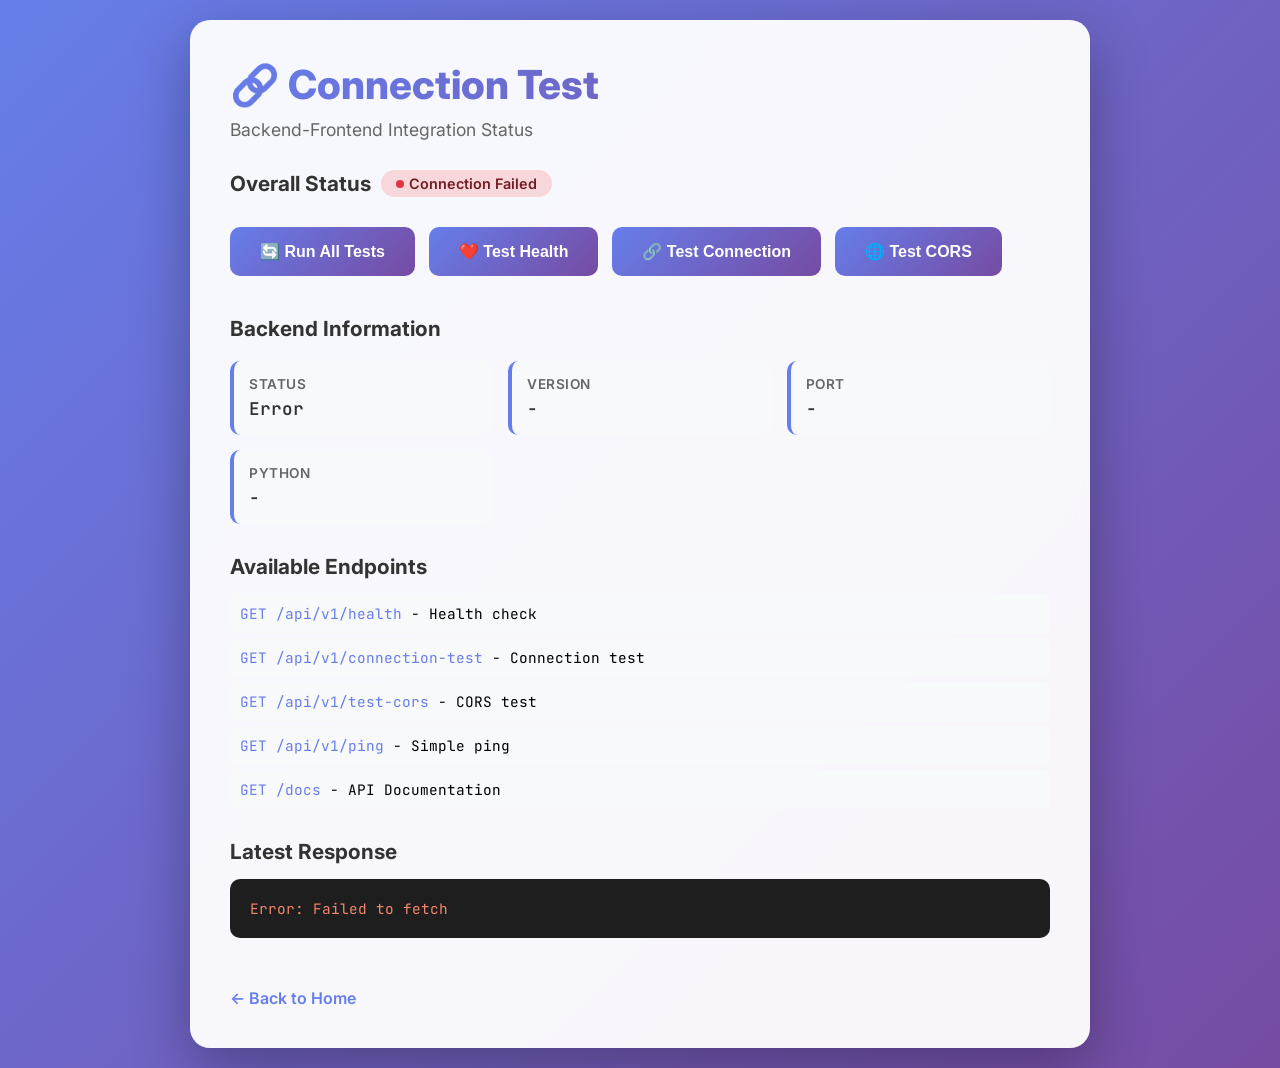
<file: frontend/test-connection.html>
<!DOCTYPE html>
<html lang="en">

<head>
    <meta charset="UTF-8">
    <meta name="viewport" content="width=device-width, initial-scale=1.0">
    <title>Connection Test - Bridge AI</title>
    <link
        href="https://fonts.googleapis.com/css2?family=Inter:wght@300;400;500;600;700;800&family=JetBrains+Mono:wght@400;500;600&display=swap"
        rel="stylesheet">
    <style>
        * {
            margin: 0;
            padding: 0;
            box-sizing: border-box;
        }

        body {
            font-family: 'Inter', sans-serif;
            background: linear-gradient(135deg, #667eea 0%, #764ba2 100%);
            min-height: 100vh;
            display: flex;
            align-items: center;
            justify-content: center;
            padding: 20px;
        }

        .container {
            max-width: 900px;
            width: 100%;
        }

        .card {
            background: rgba(255, 255, 255, 0.95);
            backdrop-filter: blur(10px);
            border-radius: 20px;
            padding: 40px;
            box-shadow: 0 20px 60px rgba(0, 0, 0, 0.3);
        }

        h1 {
            font-size: 2.5rem;
            font-weight: 800;
            background: linear-gradient(135deg, #667eea 0%, #764ba2 100%);
            -webkit-background-clip: text;
            -webkit-text-fill-color: transparent;
            background-clip: text;
            margin-bottom: 10px;
        }

        .subtitle {
            color: #666;
            margin-bottom: 30px;
            font-size: 1.1rem;
        }

        .test-section {
            margin-bottom: 30px;
        }

        .test-section h2 {
            font-size: 1.3rem;
            font-weight: 700;
            color: #333;
            margin-bottom: 15px;
            display: flex;
            align-items: center;
            gap: 10px;
        }

        .status-badge {
            display: inline-flex;
            align-items: center;
            gap: 5px;
            padding: 5px 15px;
            border-radius: 20px;
            font-size: 0.9rem;
            font-weight: 600;
        }

        .status-success {
            background: #d4edda;
            color: #155724;
        }

        .status-error {
            background: #f8d7da;
            color: #721c24;
        }

        .status-pending {
            background: #fff3cd;
            color: #856404;
        }

        .dot {
            width: 8px;
            height: 8px;
            border-radius: 50%;
            animation: pulse 2s infinite;
        }

        .dot-success {
            background: #28a745;
        }

        .dot-error {
            background: #dc3545;
        }

        .dot-pending {
            background: #ffc107;
        }

        @keyframes pulse {

            0%,
            100% {
                opacity: 1;
            }

            50% {
                opacity: 0.5;
            }
        }

        .info-grid {
            display: grid;
            grid-template-columns: repeat(auto-fit, minmax(250px, 1fr));
            gap: 15px;
            margin-top: 20px;
        }

        .info-item {
            background: #f8f9fa;
            padding: 15px;
            border-radius: 10px;
            border-left: 4px solid #667eea;
        }

        .info-label {
            font-size: 0.85rem;
            color: #666;
            font-weight: 600;
            text-transform: uppercase;
            letter-spacing: 0.5px;
            margin-bottom: 5px;
        }

        .info-value {
            font-size: 1.1rem;
            color: #333;
            font-weight: 600;
            font-family: 'JetBrains Mono', monospace;
        }

        .test-button {
            background: linear-gradient(135deg, #667eea 0%, #764ba2 100%);
            color: white;
            border: none;
            padding: 15px 30px;
            font-size: 1rem;
            font-weight: 600;
            border-radius: 10px;
            cursor: pointer;
            transition: transform 0.2s, box-shadow 0.2s;
            margin-right: 10px;
            margin-bottom: 10px;
        }

        .test-button:hover {
            transform: translateY(-2px);
            box-shadow: 0 10px 30px rgba(102, 126, 234, 0.4);
        }

        .test-button:active {
            transform: translateY(0);
        }

        .code-block {
            background: #1e1e1e;
            color: #d4d4d4;
            padding: 20px;
            border-radius: 10px;
            font-family: 'JetBrains Mono', monospace;
            font-size: 0.9rem;
            overflow-x: auto;
            margin-top: 15px;
        }

        .json-key {
            color: #9cdcfe;
        }

        .json-string {
            color: #ce9178;
        }

        .json-number {
            color: #b5cea8;
        }

        .json-boolean {
            color: #569cd6;
        }

        .back-link {
            display: inline-block;
            margin-top: 20px;
            color: #667eea;
            text-decoration: none;
            font-weight: 600;
            transition: color 0.2s;
        }

        .back-link:hover {
            color: #764ba2;
        }

        .endpoint-list {
            list-style: none;
            margin-top: 10px;
        }

        .endpoint-list li {
            padding: 10px;
            background: #f8f9fa;
            margin-bottom: 5px;
            border-radius: 5px;
            font-family: 'JetBrains Mono', monospace;
            font-size: 0.9rem;
        }

        .endpoint-list a {
            color: #667eea;
            text-decoration: none;
        }

        .endpoint-list a:hover {
            text-decoration: underline;
        }

        .spinner {
            display: inline-block;
            width: 16px;
            height: 16px;
            border: 3px solid rgba(255, 255, 255, .3);
            border-radius: 50%;
            border-top-color: white;
            animation: spin 1s ease-in-out infinite;
        }

        @keyframes spin {
            to {
                transform: rotate(360deg);
            }
        }
    </style>
</head>

<body>
    <div class="container">
        <div class="card">
            <h1>🔗 Connection Test</h1>
            <p class="subtitle">Backend-Frontend Integration Status</p>

            <!-- Overall Status -->
            <div class="test-section">
                <h2>
                    Overall Status
                    <span id="overall-status" class="status-badge status-pending">
                        <span class="dot dot-pending"></span>
                        Testing...
                    </span>
                </h2>
            </div>

            <!-- Quick Actions -->
            <div class="test-section">
                <button class="test-button" onclick="runAllTests()">🔄 Run All Tests</button>
                <button class="test-button" onclick="testHealth()">❤️ Test Health</button>
                <button class="test-button" onclick="testConnection()">🔗 Test Connection</button>
                <button class="test-button" onclick="testCORS()">🌐 Test CORS</button>
            </div>

            <!-- Backend Info -->
            <div class="test-section">
                <h2>Backend Information</h2>
                <div class="info-grid" id="backend-info">
                    <div class="info-item">
                        <div class="info-label">Status</div>
                        <div class="info-value" id="backend-status">Checking...</div>
                    </div>
                    <div class="info-item">
                        <div class="info-label">Version</div>
                        <div class="info-value" id="backend-version">-</div>
                    </div>
                    <div class="info-item">
                        <div class="info-label">Port</div>
                        <div class="info-value" id="backend-port">-</div>
                    </div>
                    <div class="info-item">
                        <div class="info-label">Python</div>
                        <div class="info-value" id="python-version">-</div>
                    </div>
                </div>
            </div>

            <!-- Available Endpoints -->
            <div class="test-section">
                <h2>Available Endpoints</h2>
                <ul class="endpoint-list">
                    <li><a href="/api/v1/health" target="_blank">GET /api/v1/health</a> - Health check</li>
                    <li><a href="/api/v1/connection-test" target="_blank">GET /api/v1/connection-test</a> - Connection
                        test</li>
                    <li><a href="/api/v1/test-cors" target="_blank">GET /api/v1/test-cors</a> - CORS test</li>
                    <li><a href="/api/v1/ping" target="_blank">GET /api/v1/ping</a> - Simple ping</li>
                    <li><a href="/docs" target="_blank">GET /docs</a> - API Documentation</li>
                </ul>
            </div>

            <!-- Response Preview -->
            <div class="test-section">
                <h2>Latest Response</h2>
                <div class="code-block" id="response-preview">Click a test button to see the response...</div>
            </div>

            <a href="/" class="back-link">← Back to Home</a>
        </div>
    </div>

    <script>
        const API_BASE_URL = 'http://localhost:19440/api/v1';

        // Format JSON for display
        function formatJSON(obj) {
            return JSON.stringify(obj, null, 2)
                .replace(/"([^"]+)":/g, '<span class="json-key">"$1"</span>:')
                .replace(/: "([^"]+)"/g, ': <span class="json-string">"$1"</span>')
                .replace(/: (\d+)/g, ': <span class="json-number">$1</span>')
                .replace(/: (true|false)/g, ': <span class="json-boolean">$1</span>');
        }

        // Update overall status
        function updateOverallStatus(success) {
            const badge = document.getElementById('overall-status');
            if (success) {
                badge.className = 'status-badge status-success';
                badge.innerHTML = '<span class="dot dot-success"></span> Connected ✓';
            } else {
                badge.className = 'status-badge status-error';
                badge.innerHTML = '<span class="dot dot-error"></span> Connection Failed';
            }
        }

        // Test health endpoint
        async function testHealth() {
            try {
                const response = await fetch(`${API_BASE_URL}/health`);
                const data = await response.json();
                document.getElementById('response-preview').innerHTML = formatJSON(data);

                document.getElementById('backend-status').textContent = data.status;
                document.getElementById('backend-version').textContent = data.version;

                updateOverallStatus(true);
                return true;
            } catch (error) {
                document.getElementById('response-preview').innerHTML =
                    `<span style="color: #f48771;">Error: ${error.message}</span>`;
                document.getElementById('backend-status').textContent = 'Error';
                updateOverallStatus(false);
                return false;
            }
        }

        // Test connection endpoint
        async function testConnection() {
            try {
                const response = await fetch(`${API_BASE_URL}/connection-test`);
                const data = await response.json();
                document.getElementById('response-preview').innerHTML = formatJSON(data);

                // Update backend info
                if (data.backend) {
                    document.getElementById('backend-version').textContent = data.backend.version;
                    document.getElementById('backend-port').textContent = data.backend.port;
                    document.getElementById('python-version').textContent = data.backend.python_version;
                }

                updateOverallStatus(true);
                return true;
            } catch (error) {
                document.getElementById('response-preview').innerHTML =
                    `<span style="color: #f48771;">Error: ${error.message}</span>`;
                updateOverallStatus(false);
                return false;
            }
        }

        // Test CORS
        async function testCORS() {
            try {
                const response = await fetch(`${API_BASE_URL}/test-cors`);
                const data = await response.json();
                document.getElementById('response-preview').innerHTML = formatJSON(data);
                return true;
            } catch (error) {
                document.getElementById('response-preview').innerHTML =
                    `<span style="color: #f48771;">CORS Error: ${error.message}</span>`;
                return false;
            }
        }

        // Run all tests
        async function runAllTests() {
            console.log('Running all tests...');
            await testHealth();
            await new Promise(resolve => setTimeout(resolve, 500));
            await testConnection();
            await new Promise(resolve => setTimeout(resolve, 500));
            await testCORS();
        }

        // Auto-run tests on page load
        window.addEventListener('load', () => {
            setTimeout(runAllTests, 500);
        });
    </script>
</body>

</html>
</file>
